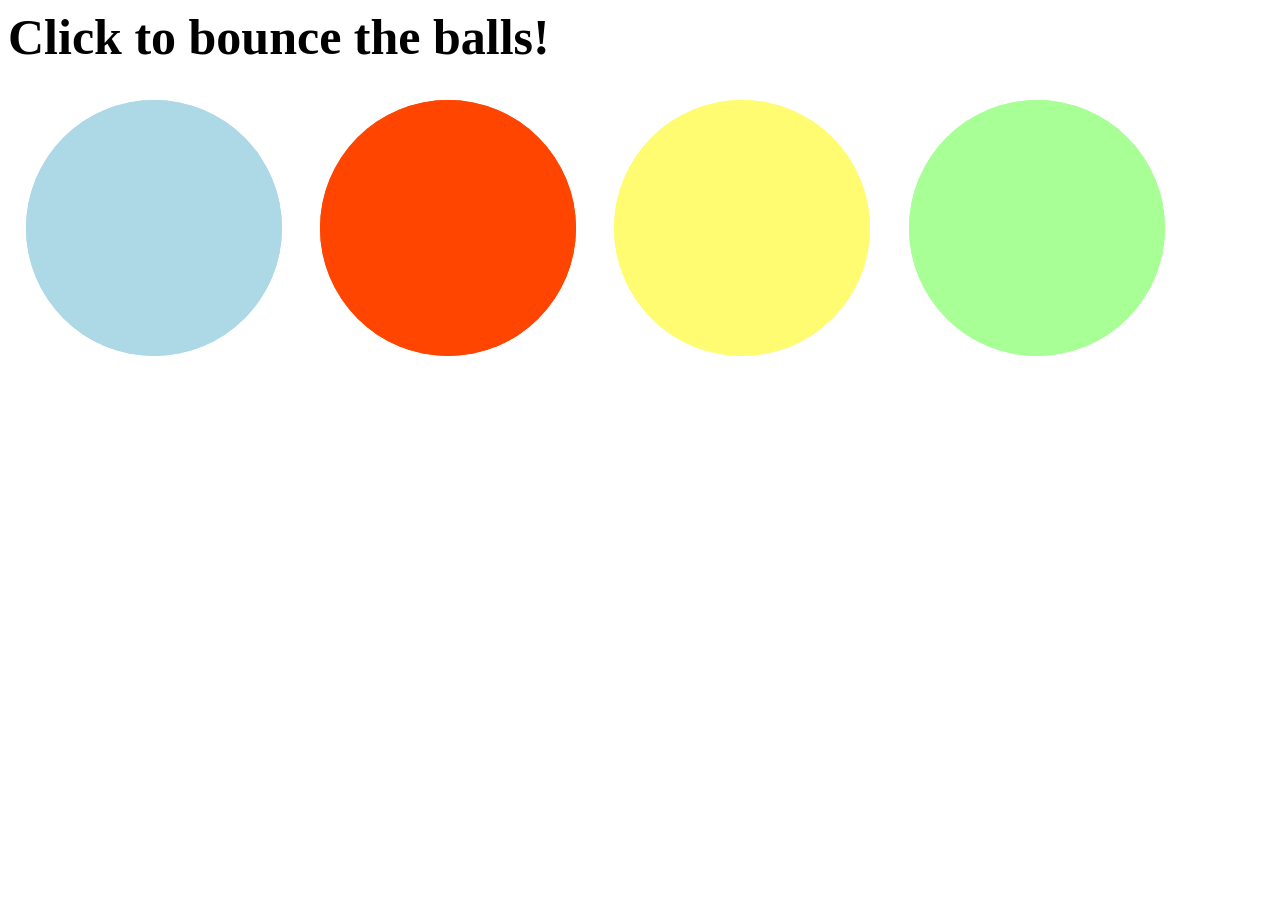
<file: 1.html>
<html>
	<head>
		<title>Bouncing balls</title>
		<style>

/* div applies to all tags that has div in it...so just put a "." in front of everything unless you want to change it globally!

there will always be margine, so if you want to get rid of it, you margin: 0
position: relative is when you just want to nudge the position a little bit */

	div {
		transition: 1s all; 
	}
	
	h1 {
		font-size: 50px;
		font-family: verdana;
	}
	
	.dot{
		background: #ADD8E6;
		width: 20vw;
		height: 20vw;
		border-radius: 50%;
		position: absolute;
		left: 2%;
		float: left;
	}
	
	.dot2{
		background: #FF4500;
		width: 20vw;
		height: 20vw;
		border-radius: 50%;
		position: absolute;
		left: 25%;
		float: left;
	}
	
	.dot3{
		background: #fffc72;
		width:20vw;
		height: 20vw;
		border-radius: 50%;
		position: absolute;
		left: 48%;
		float: right;
	}
            
    .dot4{
		background: #a7ff96;
		width: 20vw;
		height: 20vw;
		border-radius: 50%;
		position: absolute;
		left: 71%;
		float: right;
	}
						
			
		div:hover { 
				-webkit-transform:translateY(116%);
				transform:translateY(216%);
				background: #3498DB;
				opacity: .6;
		    }
			.buttondown {}
			
		</style>
		
	<script src="https://ajax.googleapis.com/ajax/libs/jquery/2.1.4/jquery.min.js"</script>
	
	<script src="https://ajax.googleapis.com/ajax/libs/jquery/2.2.0/jquery.min.js"></script>
	
	</head>
	
	<body>
		<h1> Click to bounce the balls! </h1>

			<div class="dot"></div>	
			<div class="dot"></div>
			<div class="dot2"></div>
			<div class="dot2"></div>
			<div class="dot3"></div>
			<div class="dot3"></div>
            <div class="dot4"></div>
            <div class="dot4"></div>
			

	</body>




</html>
</file>
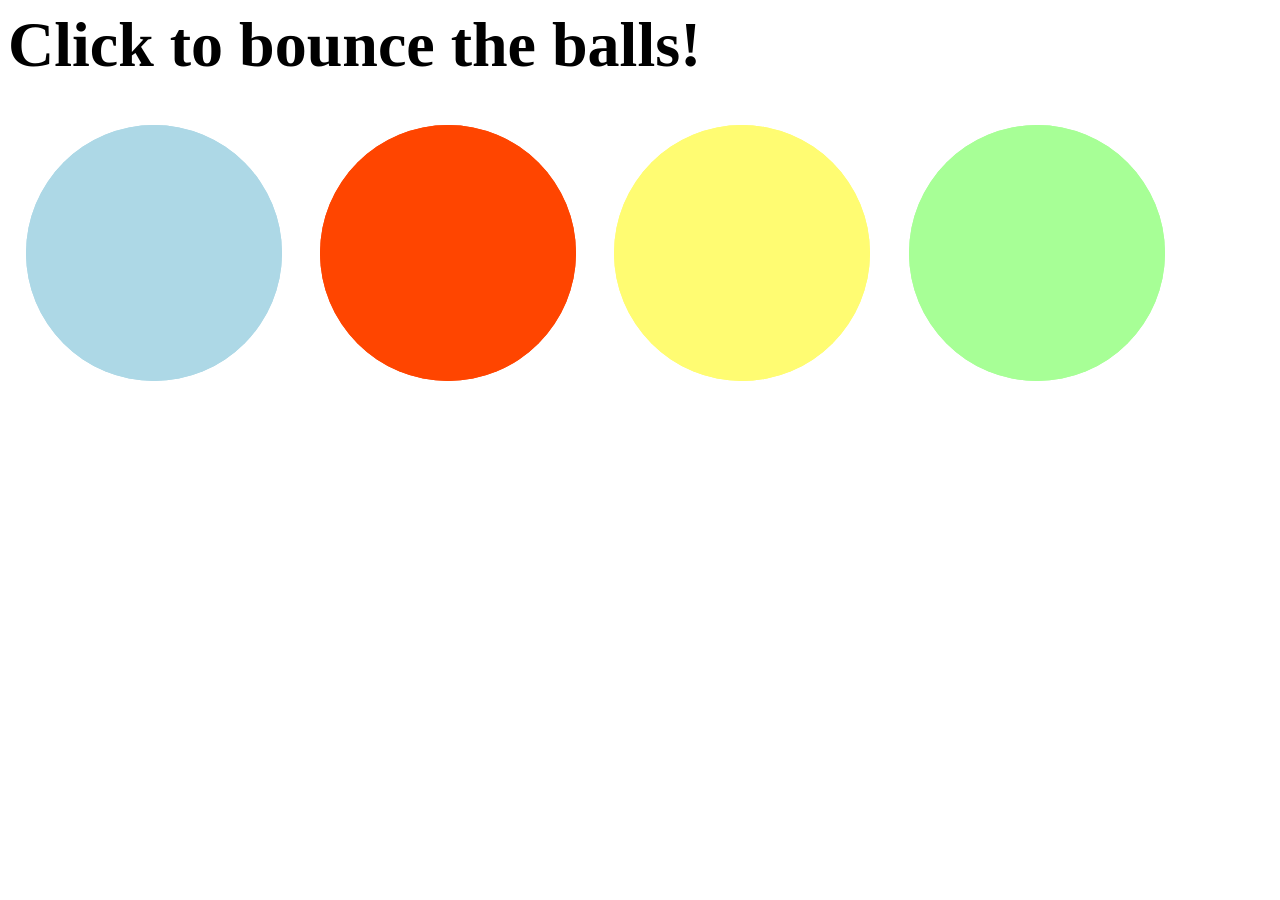
<file: balls.html>
<html>
	<head>
		<title>Bouncing balls</title>
		<style>

/* div applies to all tags that has div in it...so just put a "." in front of everything unless you want to change it globally!

there will always be margine, so if you want to get rid of it, you margin: 0
position: relative is when you just want to nudge the position a little bit */

	div {
		transition: 1s all; 
	}
	
	h1 {
		font-size: 5vw;
		font-family: verdana;
	}
	
	.dot{
		background: #ADD8E6;
		width: 20vw;
		height: 20vw;
		border-radius: 50%;
		position: absolute;
		left: 2%;
		float: left;
	}
	
	.dot2{
		background: #FF4500;
		width: 20vw;
		height: 20vw;
		border-radius: 50%;
		position: absolute;
		left: 25%;
		float: left;
	}
	
	.dot3{
		background: #fffc72;
		width:20vw;
		height: 20vw;
		border-radius: 50%;
		position: absolute;
		left: 48%;
		float: right;
	}
            
    .dot4{
		background: #a7ff96;
		width: 20vw;
		height: 20vw;
		border-radius: 50%;
		position: absolute;
		left: 71%;
		float: right;
	}
						
			
		div:hover { 
				-webkit-transform:translateY(116%);
				transform:translateY(216%);
				background: #3498DB;
				opacity: .6;
		    }
			.buttondown {}
			
		</style>
		
	<script src="https://ajax.googleapis.com/ajax/libs/jquery/2.1.4/jquery.min.js"</script>
	
	<script src="https://ajax.googleapis.com/ajax/libs/jquery/2.2.0/jquery.min.js"></script>
	
	</head>
	
	<body>
		<h1> Click to bounce the balls! </h1>

			<div class="dot"></div>	
			<div class="dot"></div>
			<div class="dot2"></div>
			<div class="dot2"></div>
			<div class="dot3"></div>
			<div class="dot3"></div>
            <div class="dot4"></div>
            <div class="dot4"></div>
			

	</body>




</html>
</file>
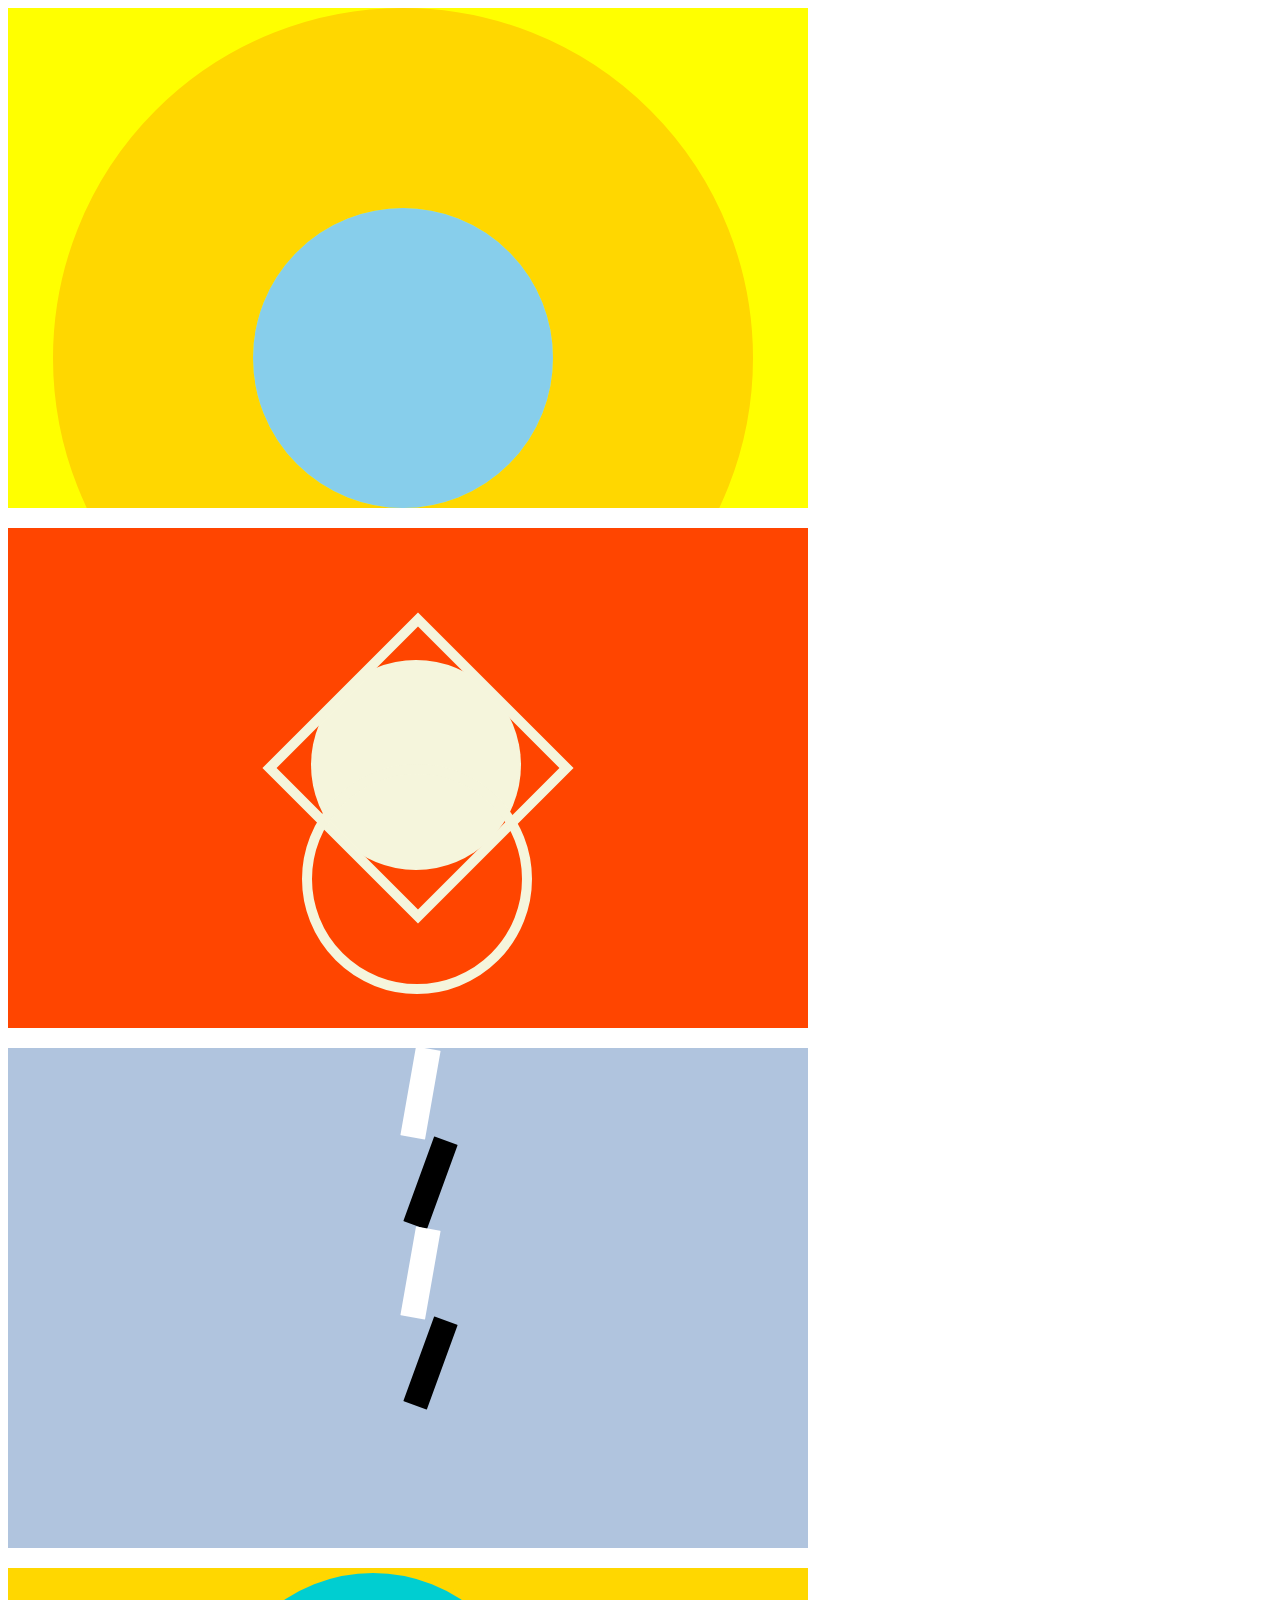
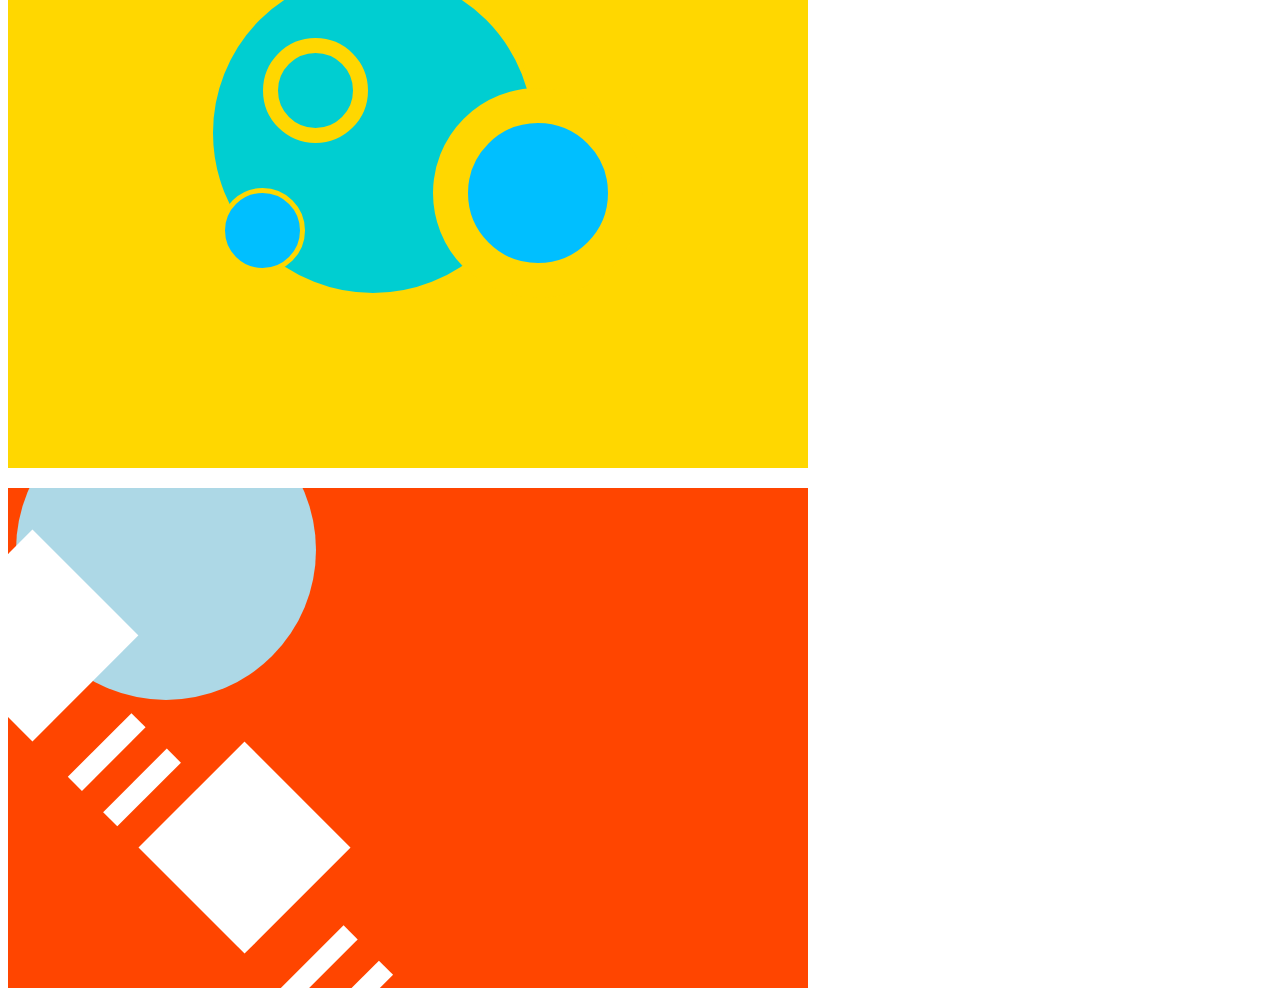
<file: VFlag_motion.html>
<html>
	<head>
		<title>Janice Flag</title>
		<style>

/* div applies to all tags that has div in it...so just put a "." in front of everything unless you want to change it globally!

there will always be margine, so if you want to get rid of it, you margin: 0
position: relative is when you just want to nudge the position a little bit */

	div {
	transition: 1s all; 
	}
	

	.flag {width : 800px; height: 500px;
		background:	#FF4500;
		position: relative;
		margin-bottom: 20px;
		overflow: hidden;
		}
	
	.dot{
		background: #ADD8E6;
		width: 300PX;
		height: 300PX;
		border-radius: 50%;
		position: absolute;
		left: 8px;
		top: -88px
	}
	#strcontainer1{
		transform: rotate(-45deg);
		position: absolute;
		top: 10px;
		left: 90px;	
		overflow: hidden;
		margin-left:10px;
	}

	.fullstr{
		background: #fff;
		width: 90px;
		height: 20px;
		margin-bottom: 30px;
		overflow: hidden;
		margin-left:10px;
	}
	.square{
		background: #fff;
		width: 150px;
		height: 150px;
		margin-bottom: 50px;
		overflow: hidden;
		margin-left:10px;
	}
	.yellow { background: yellow;}
	.gold { background: #FFD700;}
	.lavender {background:	#B0C4DE;}
	
	

/* 1st*/

		.outer {
			position: absolute;
			top: 0px;
			left: 45px;
			border: 200px solid gold;
			border-radius: 50%;
			}
		
			
		.blue {
			position: relative;
			border: 150px solid skyblue;
			border-radius: 50%;	
			}
		
/* 
2nd flag
		svg { transform: scale (.75); }
 */
		.circle1 {
			height:210px;
			width:210px;
			background:beige;
			position:absolute;
			top:132px;
			left: 303px;
			border-radius:50%;
			}
			
		.rotatedSquare {
			height:200px;
			width:200px;
			position:absolute;
			top:130px;
			left:300px;
			border: 10px solid beige;
			transform: rotate(45deg);
			background: transparent;
			}
	
		.circle2 {
			height:210px;
			width:210px;
			position:absolute;
			top: 236px;
			left:294px;
			border-radius:50%;
			border: 10px solid beige;
			}
/* 3rd flag */

		.redrectangleblackborder { 
			position: float left;
			background: white;
			top:190px;
			margin-left:400px;
			width: 25px; height: 90px;
			z-index: 0;
			border-radius:.5px;
			transform:rotate(190deg);
		}
		
		.blackrectangleblackborder {
			position: float left;
			background: black;
			top:190px;
			margin-left:410px;
			width: 25px; height: 90px;
			z-index: 0;
			border-radius:.5px;
			transform:rotate(200deg);
		}
		
/* 4th flag		 */

		.meow {
			height:320px;
			width:320px;
			background:	#00CED1;
			position: absolute;
			left: 200px;
			border-radius:50%;
			border: 5px solid 	#FFD700;
			
			}
					
		.eye1 {
			height:75px;
			width:75px;
			background:	#00CED1;
			border: 15px solid 	#FFD700;
			position:absolute;
			top:70px;
			left:255px;
			border-radius:50%;
			z-index: 10;
			}
		.eye2 {
			height:140px;
			width:140px;
			background:	#00BFFF;
			border: 35px solid 	#FFD700;
			position:absolute;
			top:120px;
			left:425px;
			border-radius:50%;
			z-index: 10;
			}
		.eye3 {
			height:75px;
			width:75px;
			background:	#00BFFF;
			border: 5px solid	#FFD700;

			position:absolute;
			top:220px;
			left:212px;
			border-radius:50%;
			z-index: 10;
			}

		.blueDiv { border-color: blue; }
		
		.pinkDiv { background: pink; }

		.rotate {
			transform: rotate(90deg);
		}
		
		.enlarge {
			width: 500px;
			height: auto;
			}
		
		.shrink {
			width: 100px;
			height: 100px;
			}
			
		
		.rotate45 {
			transform: rotate (45deg);
			}
			
		.translate {
			transform: translate(160px,100px);
			}
		
		.swivel {
		 transform: rotateX(150deg);
			}
			
		</style>
		
	<script src="https://ajax.googleapis.com/ajax/libs/jquery/2.1.4/jquery.min.js"</script>
	
	<script src="https://ajax.googleapis.com/ajax/libs/jquery/2.2.0/jquery.min.js"></script>
	
	</head>
	
	<body>
		
		<div class= "flag yellow">
			<div class= "outer" id = "nav">
				<div class= "blue" ></div>
			</div>	
		</div>
		
		
		<div class= "flag">
			<div class="circle1"> </div>
			<div class="rotatedSquare"  id = "nav"></div>
			<div class="circle2"> </div>
		</div>
		
		
		<div class= "flag lavender">
			<div class="redrectangleblackborder"></div>
			<div class="blackrectangleblackborder"></div>
			<div class="redrectangleblackborder"></div>
			<div class="blackrectangleblackborder"></div>		
		</div>
		
		
		<div class= "flag gold">
			<div class="meow" id = "nav"> </div>
			<div class="eye1"> </div>
			<div class="eye2"> </div>
			<div class="eye3"> </div>
		</div>
		
		
		<div class= "flag">
			<div class="dot"></div>
			<div id="strcontainer1">
				<div class="square" id="nav"></div>
				<div class="fullstr"></div>
				<div class="fullstr"></div>
				<div class="square"></div>
				<div class="fullstr"></div>
				<div class="fullstr"></div>
				
			</div>
		</div>
	
		<script>
			$(".outer").click(function() {
				$(this).toggleClass("blueDiv");
			});

			$(".blue").click(function() {
				$(this).toggleClass("shrink");
			});

			$(".rotatedsquare").click(function(){
				$(this).toggleClass("rotate");
			});
			
			$(".rotatedsquare").click(function(){
				$(this).toggleClass("enlarge");
			});
			
			$(".redrectangleblackborder").click(function(){
				$(this).toggleClass("rotate");
			});
			
			$(".blackrectangleblackborder").click(function(){
				$(this).toggleClass("rotate");
			});
			
			$(".meow").click(function(){
				$(this).toggleClass("translate");
			});
			
			$(".meow").click(function() {
				$(this).toggleClass("pinkDiv");
			});
			
			$(".square").click(function(){
				$(this).toggleClass("translate");
			});
			
			$(".fullstr").click(function(){
				$(this).toggleClass("swivel");
			});
		</script>

	</body>




</html>
</file>
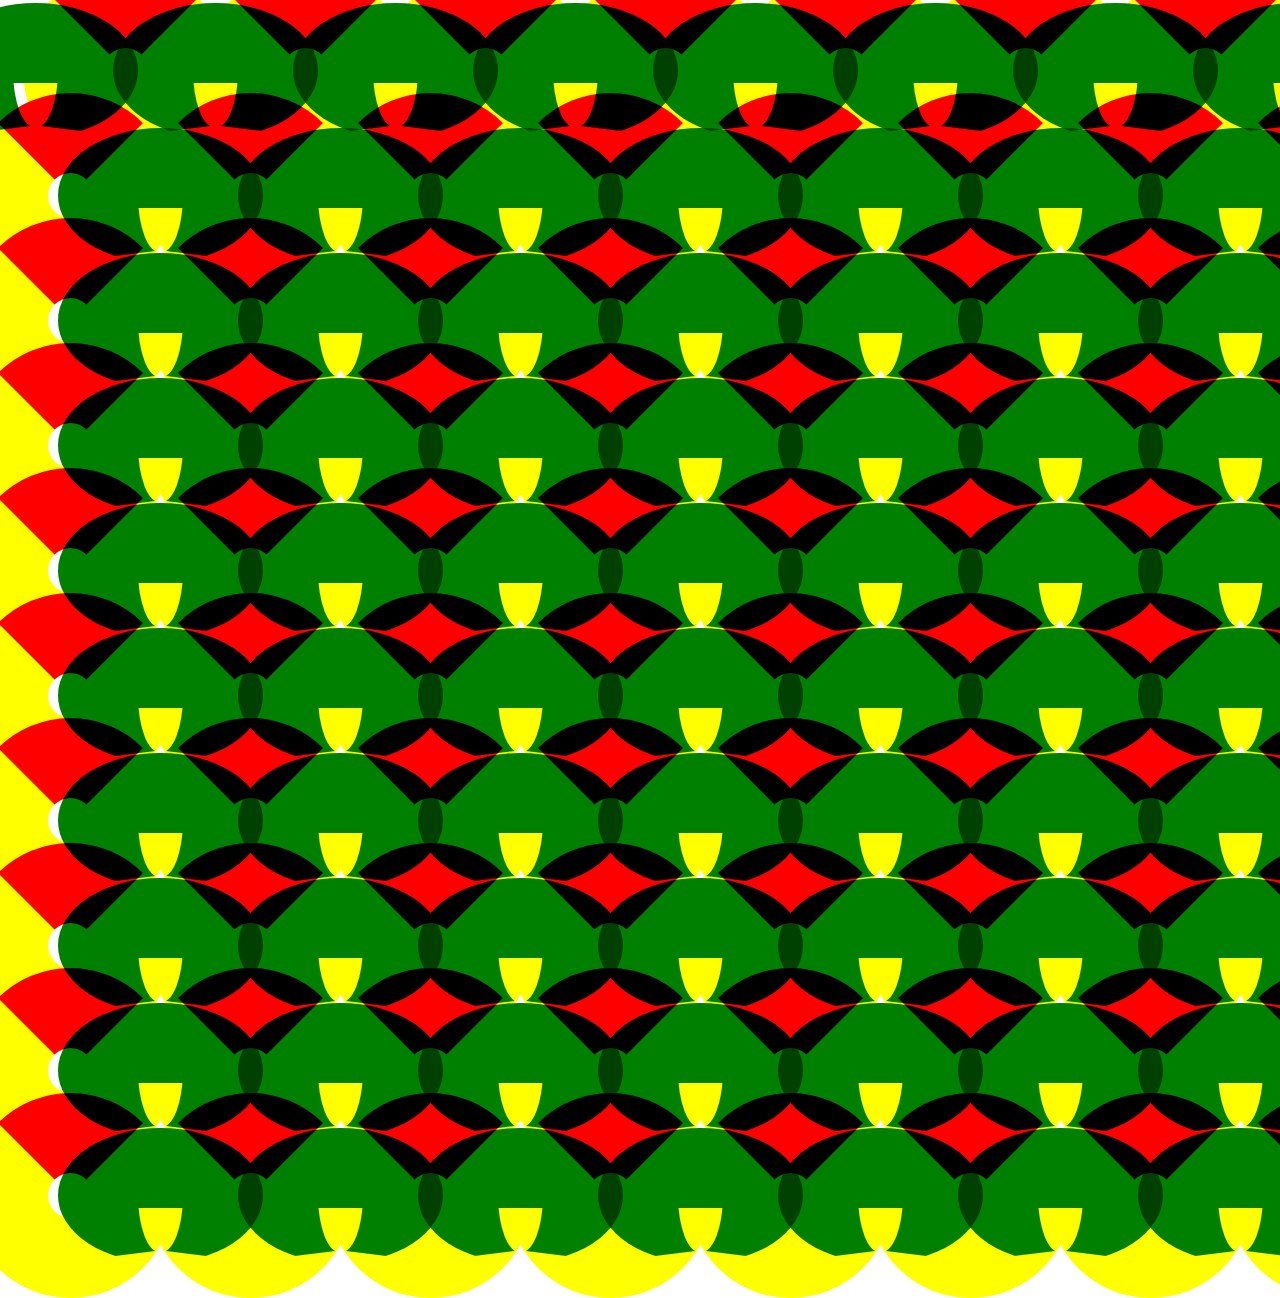
<file: patterns/pattern_3.html>
<html>
	<body>
	<title>JanicePark_Pattern3</title>
		<style>
			
			.circle { 
				width: 120%;
				   }

			.circle div { 
				 transform: rotate(90deg);
				 border: 80px solid green;
				 margin: -40px;
				 width: 5vh; height: 5vh;
				 float: left;
				 mix-blend-mode: multiply;
				 border-right: 10px solid transparent;
				 border-radius: 50%;
				  }
			.circle div:nth-child(even) {
				 border: 80px solid yellow;
				 border-left: 80px solid red;
			}

		</style>
	</body>
	<head>
		<div class="circle">
			<div></div><div></div><div></div><div></div>
			<div></div><div></div><div></div><div></div>
			<div></div><div></div><div></div><div></div>
			<div></div><div></div><div></div><div></div>
			<div></div><div></div><div></div><div></div>
			<div></div><div></div><div></div><div></div>
			<div></div><div></div><div></div><div></div>
			<div></div><div></div><div></div><div></div>
			<div></div><div></div><div></div><div></div>
			<div></div><div></div><div></div><div></div>
			<div></div><div></div><div></div><div></div>
			<div></div><div></div><div></div><div></div>
			<div></div><div></div><div></div><div></div>
			<div></div><div></div><div></div><div></div>
			<div></div><div></div><div></div><div></div>
			<div></div><div></div><div></div><div></div>
			<div></div><div></div><div></div><div></div>
			<div></div><div></div><div></div><div></div>
			<div></div><div></div><div></div><div></div>
			<div></div><div></div><div></div><div></div>
			<div></div><div></div><div></div><div></div>
			<div></div><div></div><div></div><div></div>
			<div></div><div></div><div></div><div></div>
			<div></div><div></div><div></div><div></div>
			<div></div><div></div><div></div><div></div>
			<div></div><div></div><div></div><div></div>
			<div></div><div></div><div></div><div></div>
			<div></div><div></div><div></div><div></div>
			<div></div><div></div><div></div><div></div>
			<div></div><div></div><div></div><div></div>
			<div></div><div></div><div></div><div></div>
			<div></div><div></div><div></div><div></div>
			<div></div><div></div><div></div><div></div>
			<div></div><div></div><div></div><div></div>
			<div></div><div></div><div></div><div></div>
			<div></div><div></div><div></div><div></div>
			<div></div><div></div><div></div><div></div>
			<div></div><div></div><div></div><div></div>
			<div></div><div></div><div></div><div></div>
			<div></div><div></div><div></div><div></div>
		</div>
	</head>
</html>
</file>
